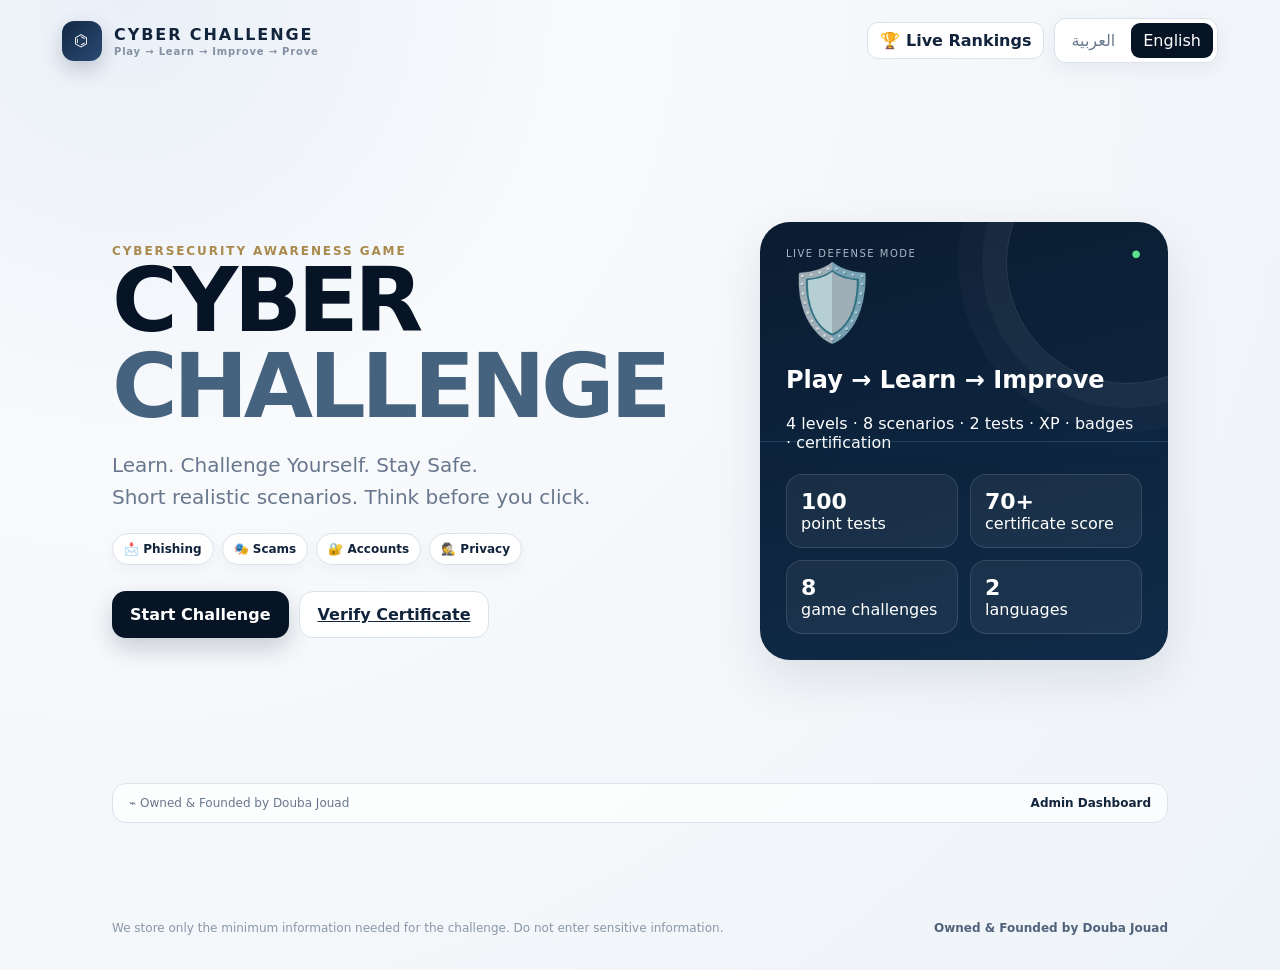
<file: index.html>
<!doctype html>
<html lang="en">
<head>
<meta charset="utf-8">
<meta name="viewport" content="width=device-width,initial-scale=1">
<meta name="description" content="Cyber Challenge — Play. Learn. Improve. Prove.">
<title>Cyber Challenge</title>
<link rel="stylesheet" href="styles.css">
<style>
/* Static build: hide scenario artwork while preserving the existing card layout. */
.scene{display:none!important}
.question-card .question,.challenge-card .question{font-size:clamp(1.35rem,2.2vw,2rem);line-height:1.55}
.choice{font-size:1.06rem;line-height:1.55}
.feedback-box{font-size:1.04rem;line-height:1.6}
@media print{
  @page{size:A4 landscape;margin:0}
  body{background:#fff!important}
  body>*{display:none!important}
  #app{display:block!important}
  .app-shell{display:block!important}
  .topbar,.footer,.certificate-header,.cert-actions{display:none!important}
  .certificate-page{display:flex!important;align-items:center!important;justify-content:center!important;min-height:100vh!important;padding:0!important}
  .cert-card{width:277mm!important;height:190mm!important;max-width:none!important;box-shadow:none!important;break-inside:avoid!important}
}
</style>
</head>
<body>
<div id="app"></div>
<script src="data.js"></script>
<script src="app.js"></script>
</body>
</html>
</file>
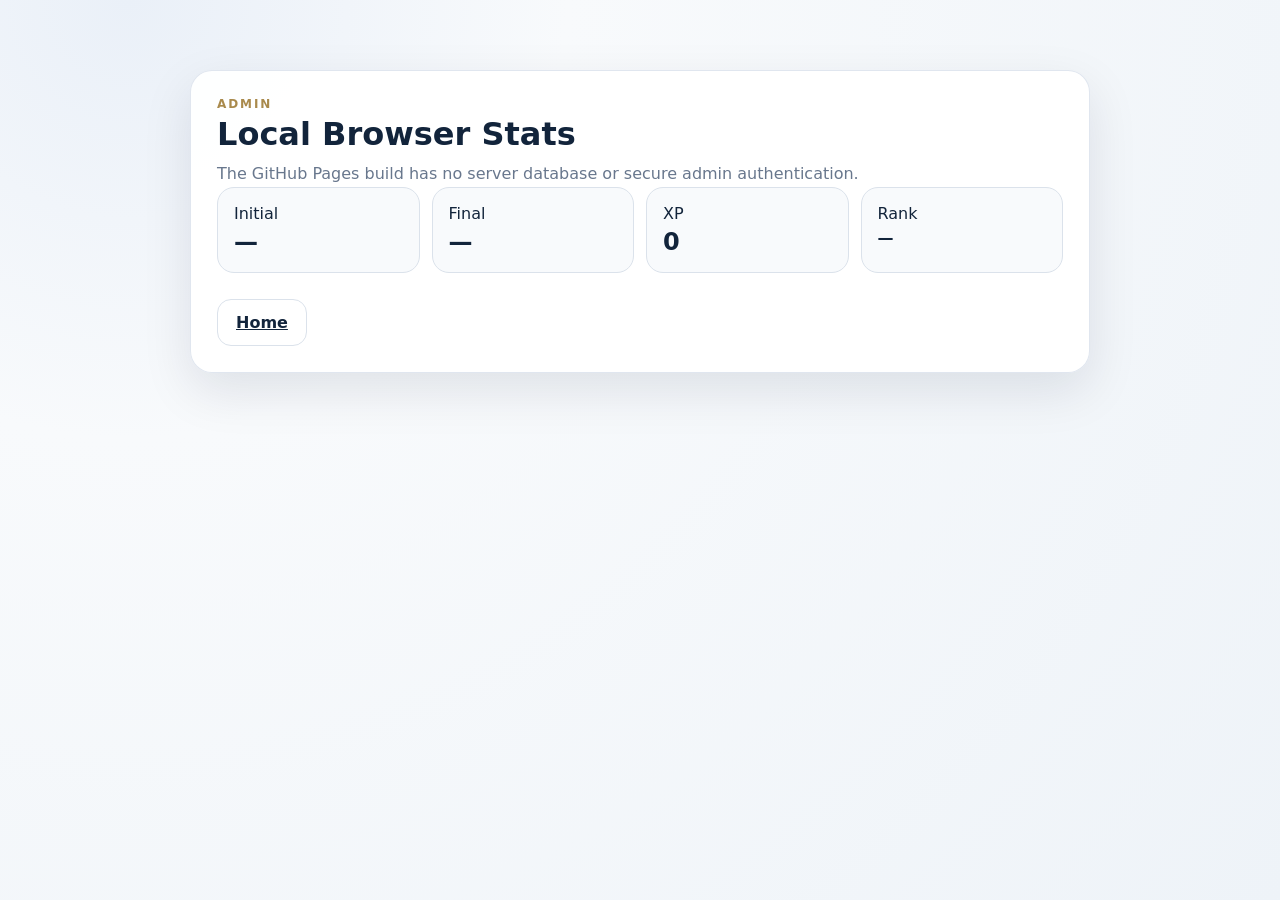
<file: admin.html>
<!doctype html><html lang="en"><head><meta charset="utf-8"><meta name="viewport" content="width=device-width,initial-scale=1"><title>Admin — Cyber Challenge</title><link rel="stylesheet" href="styles.css"></head><body><div id="app"></div><script>const p=(()=>{try{return JSON.parse(localStorage.getItem('cc_static_player')||'null')}catch{return null}})();const ar=(p?.language||localStorage.getItem('cc_lang'))==='ar';const app=document.getElementById('app');app.innerHTML=`<main class="page" style="min-height:100vh;padding-top:70px"><div class="card form-card" style="max-width:900px;margin:auto"><div class="eyebrow">${ar?'لوحة المشرف':'ADMIN'}</div><h1 class="section-title">${ar?'إحصاءات هذا المتصفح':'Local Browser Stats'}</h1><p class="section-subtitle">${ar?'هذه النسخة الثابتة لا تحتوي على قاعدة بيانات أو مصادقة خادم.':'The GitHub Pages build has no server database or secure admin authentication.'}</p><div class="stat-grid"><div class="stat">${ar?'الاختبار الأولي':'Initial'}<strong>${p?.initialScore??'—'}</strong></div><div class="stat">${ar?'الاختبار النهائي':'Final'}<strong>${p?.finalScore??'—'}</strong></div><div class="stat">XP<strong>${p?.xp??0}</strong></div><div class="stat">${ar?'الرتبة':'Rank'}<strong style="font-size:16px">${p?.rank||'—'}</strong></div></div><div class="cta"><a class="btn btn-secondary" href="index.html">${ar?'الرئيسية':'Home'}</a></div></div></main>`;</script></body></html>
</file>
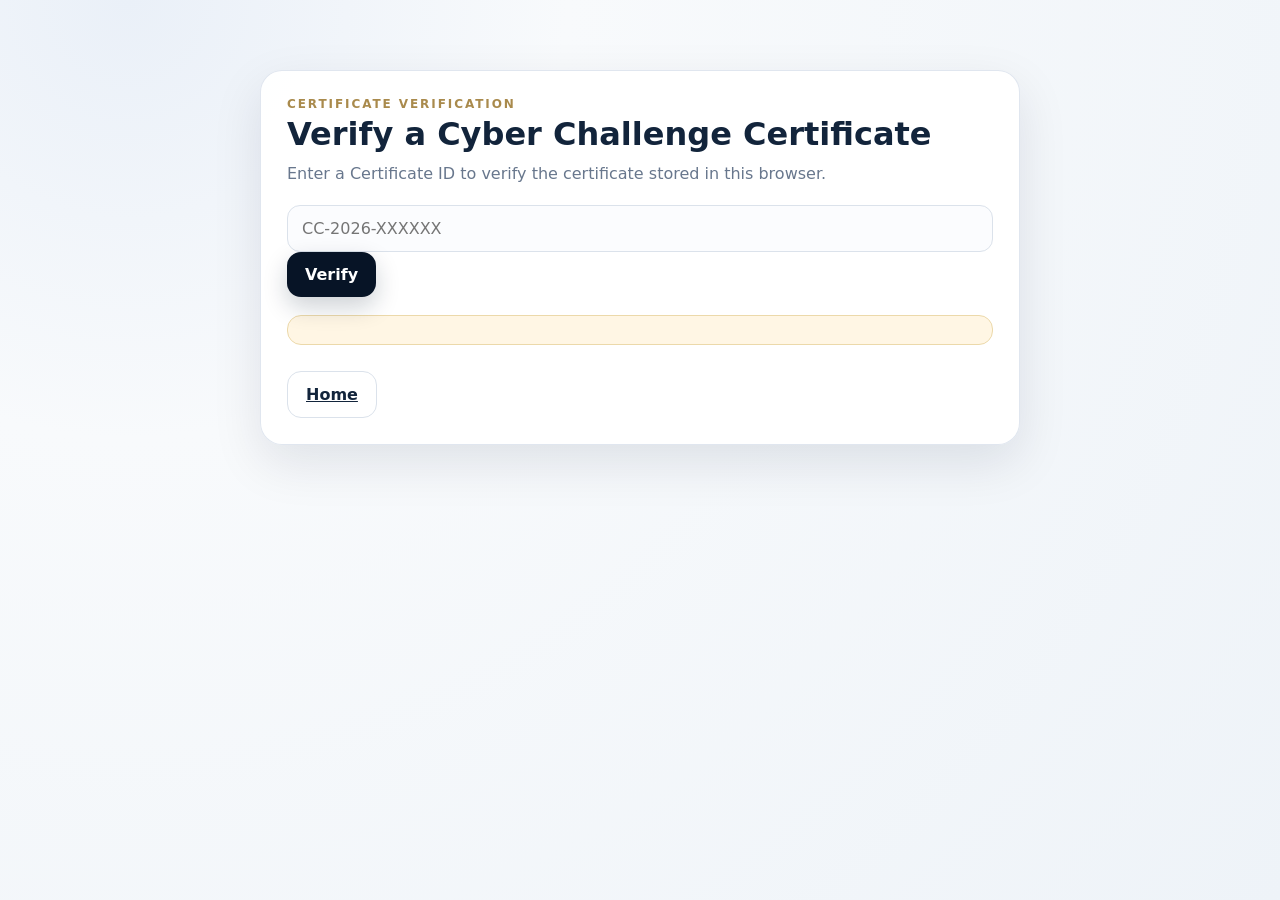
<file: verify.html>
<!doctype html><html lang="en"><head><meta charset="utf-8"><meta name="viewport" content="width=device-width,initial-scale=1"><title>Verify Certificate — Cyber Challenge</title><link rel="stylesheet" href="styles.css"></head><body><div id="verifyApp"></div><script src="data.js"></script><script src="verify.js"></script></body></html>
</file>
<file: styles.css>
:root{--navy:#071426;--navy2:#0d1d33;--ink:#12243b;--muted:#68778d;--gold:#a98a4c;--green:#2f9962;--red:#c75353;--paper:#f6f8fb;--white:#fff;--line:#dbe2eb;--shadow:0 18px 50px rgba(8,24,46,.10);--radius:22px}*{box-sizing:border-box}html,body{margin:0;min-height:100%;font-family:Inter,ui-sans-serif,system-ui,-apple-system,BlinkMacSystemFont,"Segoe UI",sans-serif;color:var(--ink);background:radial-gradient(circle at 10% 0%,#eaf0f8 0,#f8fafc 30%,#eef3f8 100%)}body{overflow-x:hidden}button,input{font:inherit}.app-shell{min-height:100vh}.topbar{display:flex;align-items:center;justify-content:space-between;max-width:1200px;margin:0 auto;padding:18px 22px}.brand{display:flex;gap:12px;align-items:center;font-weight:800;letter-spacing:.12em}.brand-mark{width:40px;height:40px;border-radius:12px;background:linear-gradient(135deg,#132944,#2a4a73);display:grid;place-items:center;color:#fff;box-shadow:0 8px 20px rgba(9,27,49,.2)}.brand small{display:block;color:#8390a2;font-size:10px;letter-spacing:.08em;margin-top:2px}.lang-switch{display:flex;gap:4px;background:#fff;border:1px solid var(--line);padding:4px;border-radius:12px;box-shadow:0 6px 20px rgba(10,30,50,.06)}.lang-switch button{border:0;background:transparent;padding:8px 12px;border-radius:9px;cursor:pointer;color:var(--muted)}.lang-switch button.active{background:var(--navy);color:white}.page{max-width:1100px;margin:0 auto;padding:18px 22px 60px}.hero{display:grid;grid-template-columns:1.2fr .8fr;gap:36px;align-items:center;min-height:76vh}.hero-copy h1{font-size:clamp(46px,7vw,92px);line-height:.95;margin:0 0 16px;letter-spacing:-.05em;color:var(--navy)}.hero-copy h1 span{display:block;color:#45627f}.hero-copy p{font-size:20px;color:var(--muted);max-width:580px;line-height:1.6}.eyebrow{font-weight:800;color:var(--gold);text-transform:uppercase;letter-spacing:.16em;font-size:12px}.hero-card{background:linear-gradient(165deg,#0a1c31,#102b48);border-radius:30px;padding:26px;color:#fff;box-shadow:var(--shadow);position:relative;overflow:hidden}.hero-card:after{content:"";position:absolute;right:-80px;top:-80px;width:240px;height:240px;border:1px solid rgba(255,255,255,.12);border-radius:50%;box-shadow:0 0 0 24px rgba(255,255,255,.03),0 0 0 48px rgba(255,255,255,.025)}.shield{font-size:74px;opacity:.9}.hero-points{display:grid;grid-template-columns:1fr 1fr;gap:12px;margin-top:22px}.hero-points div{padding:14px;border:1px solid rgba(255,255,255,.12);border-radius:16px;background:rgba(255,255,255,.05)}.hero-points strong{display:block;font-size:22px}.cta{display:flex;gap:10px;flex-wrap:wrap;margin-top:26px}.btn{border:0;border-radius:14px;padding:13px 18px;cursor:pointer;font-weight:750;transition:.18s transform,.18s box-shadow,.18s background}.btn:hover{transform:translateY(-2px)}.btn-primary{background:var(--navy);color:#fff;box-shadow:0 10px 24px rgba(9,28,50,.2)}.btn-secondary{background:#fff;color:var(--ink);border:1px solid var(--line)}.btn-gold{background:var(--gold);color:#fff}.btn-danger{background:#f5dddd;color:#8e3030}.muted{color:var(--muted)}.card{background:rgba(255,255,255,.94);border:1px solid rgba(221,228,238,.9);border-radius:var(--radius);box-shadow:var(--shadow);padding:26px}.form-card{max-width:700px;margin:40px auto}.form-grid{display:grid;grid-template-columns:1fr 1fr;gap:16px}.field{display:grid;gap:8px}.field.full{grid-column:1/-1}.field label{font-weight:700;font-size:14px}.field input{border:1px solid var(--line);border-radius:13px;padding:13px 14px;background:#fbfcfe;outline:none}.field input:focus{border-color:#7d93ae;box-shadow:0 0 0 4px #e9eef5}.section-title{margin:4px 0 8px;font-size:32px}.section-subtitle{margin:0;color:var(--muted);line-height:1.6}.test-wrap{max-width:850px;margin:30px auto}.progress{height:8px;background:#e7ecf2;border-radius:999px;overflow:hidden}.progress>span{display:block;height:100%;background:linear-gradient(90deg,#102943,#7d9ab8);border-radius:inherit;transition:width .3s}.question-no{font-size:12px;font-weight:800;color:var(--gold);letter-spacing:.14em;text-transform:uppercase}.question{font-size:27px;line-height:1.35;margin:12px 0 20px}.choices{display:grid;gap:10px}.choice{display:flex;align-items:flex-start;gap:12px;padding:15px;border:1px solid var(--line);border-radius:15px;background:#fff;cursor:pointer;transition:.15s}.choice:hover{border-color:#a7b6c8;transform:translateY(-1px)}.choice input{margin-top:4px}.choice.selected{border-color:#587a9d;box-shadow:0 0 0 3px #e9f0f7;background:#fbfdff}.choice.correct{border-color:#75bb94;background:#edf9f2}.choice.wrong{border-color:#df9090;background:#fff4f4}.split{display:grid;grid-template-columns:1fr 1fr;gap:16px}.result{display:grid;gap:14px}.score-ring{width:150px;height:150px;border-radius:50%;display:grid;place-items:center;background:conic-gradient(#254768 0 65%,#e6ebf0 65%);position:relative}.score-ring:after{content:"";position:absolute;inset:12px;background:#fff;border-radius:50%}.score-ring .score{position:relative;z-index:1;font-size:34px;font-weight:850}.stat-grid{display:grid;grid-template-columns:repeat(4,1fr);gap:12px}.stat{padding:16px;border-radius:17px;background:#f8fafc;border:1px solid var(--line)}.stat strong{display:block;font-size:24px;margin-top:5px}.game-shell{max-width:1000px;margin:30px auto}.game-head{display:flex;gap:16px;justify-content:space-between;align-items:flex-start;margin-bottom:18px}.level-pill{display:inline-flex;align-items:center;gap:7px;padding:8px 11px;border-radius:999px;background:#eaf0f6;color:#254665;font-size:12px;font-weight:800}.challenge-card{max-width:820px;margin:22px auto}.evidence-grid{display:grid;grid-template-columns:1fr 1fr;gap:12px}.evidence{border:1px solid var(--line);border-radius:16px;padding:16px;background:#fff;cursor:pointer}.evidence.selected{border-color:#597797;background:#eef4f9}.order-list{display:grid;gap:10px}.order-row{display:flex;justify-content:space-between;align-items:center;padding:13px 14px;border:1px solid var(--line);border-radius:14px;background:#fff}.order-actions{display:flex;gap:5px}.mini{border:1px solid var(--line);background:#fff;border-radius:8px;padding:5px 8px;cursor:pointer}.xp-pop{position:fixed;right:24px;top:88px;font-size:26px;font-weight:900;color:#b18539;animation:float .9s ease forwards;z-index:50}@keyframes float{0%{transform:translateY(15px);opacity:0}20%{opacity:1}100%{transform:translateY(-35px);opacity:0}}.unlock{display:flex;gap:10px;align-items:center;padding:14px;border-radius:16px;background:#eef8f2;border:1px solid #cfe9da}.badge-row{display:flex;gap:8px;flex-wrap:wrap}.badge{padding:8px 10px;border-radius:999px;background:#f5efdf;border:1px solid #eadbb5;color:#6f5722;font-size:12px;font-weight:800}.cert-preview{background:#fff;border:1px solid var(--line);border-radius:18px;padding:10px}.cert-preview img{display:block;width:100%;border-radius:12px}.verify-box{max-width:650px;margin:70px auto;text-align:center}.success{color:#267b4a}.danger{color:#a23b3b}.footer{max-width:1100px;margin:0 auto;padding:10px 22px 35px;color:#8a97a7;font-size:12px}.admin{max-width:1200px;margin:0 auto;padding:20px 22px 60px}.admin-login{max-width:420px;margin:80px auto}.admin-top{display:flex;justify-content:space-between;align-items:center;margin-bottom:18px}.table-wrap{overflow:auto;border-radius:18px;border:1px solid var(--line)}table{width:100%;border-collapse:collapse;background:#fff}th,td{padding:12px 10px;border-bottom:1px solid #edf0f4;text-align:left;font-size:13px;white-space:nowrap}th{background:#f6f8fb;color:#5e6c7d;position:sticky;top:0}.ltr{text-align:left}.rtl{text-align:right;direction:rtl}.rtl .topbar,.rtl .hero,.rtl .game-head,.rtl .admin-top{direction:rtl}.rtl table{text-align:right}.notice{padding:14px 16px;border-radius:14px;background:#fff6e4;border:1px solid #ecd9aa;color:#6e5526}.backdrop{min-height:100vh}.hidden{display:none!important}@media(max-width:850px){.hero{grid-template-columns:1fr;min-height:auto;padding-top:28px}.hero-card{max-width:640px}.split,.form-grid,.evidence-grid{grid-template-columns:1fr}.stat-grid{grid-template-columns:1fr 1fr}.game-head{flex-direction:column}.hero-copy h1{font-size:54px}}@media(max-width:520px){.topbar{padding:14px 14px}.page,.admin{padding-left:14px;padding-right:14px}.card{padding:19px}.hero-copy p{font-size:17px}.question{font-size:22px}.stat-grid{grid-template-columns:1fr 1fr}.hero-points{grid-template-columns:1fr}.btn{width:100%}.cta{display:grid}}

/* Cyber Challenge upgrade: game effects, realistic scenes, country UI and live rankings */
.top-actions{display:flex;gap:10px;align-items:center}.nav-link{border:1px solid var(--line);background:#fff;border-radius:11px;padding:8px 12px;color:var(--ink);cursor:pointer;font-weight:750}.nav-link.active{background:var(--navy);color:#fff}.footer{display:flex;justify-content:space-between;gap:16px;flex-wrap:wrap}.footer strong{color:#50627a}.hero-badges{display:flex;flex-wrap:wrap;gap:8px;margin-top:18px}.hero-badges span{padding:8px 11px;border-radius:999px;background:#fff;border:1px solid var(--line);box-shadow:0 6px 16px rgba(10,30,50,.04);font-size:12px;font-weight:800}.hud{display:flex;justify-content:space-between;font-size:10px;letter-spacing:.15em;color:#aab8c8}.hud span:last-child{color:#5be08b}.scanline{position:absolute;left:0;right:0;top:50%;height:1px;background:rgba(114,181,255,.18);box-shadow:0 0 22px rgba(114,181,255,.35);animation:scan 2.8s linear infinite}@keyframes scan{0%{transform:translateY(-150px)}100%{transform:translateY(220px)}}.owner-strip{display:flex;justify-content:space-between;align-items:center;max-width:1100px;margin:0 auto 28px;padding:12px 16px;border:1px solid var(--line);border-radius:14px;background:rgba(255,255,255,.72);font-size:12px;color:var(--muted)}.owner-strip a{color:var(--ink);font-weight:800;text-decoration:none}.field select{border:1px solid var(--line);border-radius:13px;padding:13px 14px;background:#fbfcfe;outline:none}.field select:focus{border-color:#7d93ae;box-shadow:0 0 0 4px #e9eef5}.question-card{max-width:880px}.scene{border-radius:18px;border:1px solid #d9e1ea;background:#f9fbfd;overflow:hidden;box-shadow:inset 0 1px 0 rgba(255,255,255,.8);margin:18px 0}.scene-top{display:flex;align-items:center;justify-content:space-between;padding:10px 14px;background:#ecf2f8;border-bottom:1px solid #dce4ec;font-size:13px;color:#50627a}.scene-top strong{color:#213852}.phone-ui{max-width:560px;margin-inline:auto;background:#e6eef2}.chat-body{padding:18px;display:grid;gap:10px;min-height:180px;background:linear-gradient(180deg,#e9f4f5,#dce9ed)}.bubble{max-width:80%;padding:11px 13px;border-radius:15px;background:#fff;box-shadow:0 5px 12px rgba(20,40,60,.06);font-size:13px;line-height:1.45}.bubble.other{justify-self:start}.bubble.me{justify-self:end;background:#e7f8ef}.bubble.small{font-size:12px;color:#5e6c7d}.browser-ui,.email-ui,.calendar-ui,.app-ui,.bank-ui{max-width:700px;margin-inline:auto}.urlbar{margin:12px;border:1px solid #d6dee8;background:#fff;border-radius:10px;padding:9px 12px;font-family:ui-monospace,monospace;font-size:12px;color:#50627a}.browser-card{padding:24px;display:grid;place-items:center;gap:7px;text-align:center;background:#fff;margin:12px;border-radius:14px;border:1px solid #e3e9f0}.browser-card small{color:#7a8797}.mini-logo{width:42px;height:42px;border-radius:12px;background:#0b2442;color:#fff;display:grid;place-items:center}.mail-line{padding:12px 14px;background:#fff;display:grid;gap:4px}.mail-line small{color:#788597}.mail-body{padding:16px;background:#f9fbfd;min-height:80px;color:#58697d;font-size:13px}.fake-link{margin:12px;border:1px dashed #cfae66;background:#fff7e8;border-radius:10px;padding:11px;font-family:ui-monospace,monospace;text-align:left;color:#73541c;overflow:auto}.perm-row,.bank-row{display:flex;justify-content:space-between;padding:13px 16px;background:#fff;border-bottom:1px solid #edf0f4;font-size:13px}.perm-row b{color:#2f9962}.muted-row{background:#f8fafc;color:#67778a}.balance{font-size:32px;font-weight:850;padding:20px 18px;color:#102b4d}.bank-alert{margin:0 18px 12px;padding:12px;border-radius:12px;background:#fff5e3;border:1px solid #ead5a5;color:#6a531d;font-size:13px}.calendar-event{padding:14px 16px;display:grid;gap:4px;background:#fff;border-bottom:1px solid #edf0f4}.calendar-event.warning{background:#fff8ef}.evidence{display:flex;align-items:flex-start;gap:10px}.evidence>span{width:28px;height:28px;border-radius:9px;display:grid;place-items:center;background:#edf2f7;font-weight:800;color:#4d6078}.feedback-box{margin-top:16px;padding:18px;border-radius:16px;border:1px solid var(--line)}.feedback-box.ok{background:#eef9f2;border-color:#cce6d7}.feedback-box.bad{background:#fff2f2;border-color:#edcccc}.feedback-head{display:flex;justify-content:space-between;gap:10px;align-items:center}.feedback-head span{font-weight:850;color:#a97f33}.final-note{margin:16px 0;padding:12px 14px;border-radius:12px;background:#f6f8fb;border:1px solid var(--line);font-size:13px;color:#647287}.saved-toast{position:fixed;left:50%;bottom:25px;transform:translateX(-50%);padding:10px 16px;border-radius:999px;background:#0b2442;color:#fff;font-weight:800;box-shadow:0 12px 30px rgba(8,24,46,.24);z-index:100}.screen-shake{animation:shake .38s linear}@keyframes shake{0%,100%{transform:translateX(0)}20%{transform:translateX(-7px)}40%{transform:translateX(7px)}60%{transform:translateX(-5px)}80%{transform:translateX(4px)}}.fx-overlay{position:fixed;inset:0;z-index:200;pointer-events:none;display:grid;place-items:center;background:rgba(3,12,25,0);opacity:0;transition:opacity .15s}.fx-overlay.show{opacity:1;background:rgba(3,12,25,.12)}.fx-grid{position:absolute;inset:0;background-image:linear-gradient(rgba(70,110,160,.12) 1px,transparent 1px),linear-gradient(90deg,rgba(70,110,160,.12) 1px,transparent 1px);background-size:24px 24px;animation:glitchgrid .5s linear infinite}.fx-core{position:relative;width:110px;height:110px;border-radius:50%;display:grid;place-items:center;font-size:56px;background:rgba(255,255,255,.92);box-shadow:0 0 0 1px rgba(255,255,255,.7),0 0 60px rgba(73,147,223,.4)}.fx-text{position:relative;margin-top:180px;font-weight:950;letter-spacing:.22em;text-transform:uppercase;color:#0a2440;text-shadow:0 2px #fff}@keyframes glitchgrid{50%{transform:translate(4px,-2px)}}.fx-hack .fx-core{box-shadow:0 0 0 2px #b84b4b,0 0 50px rgba(188,55,55,.5);animation:dangerPulse .2s infinite alternate}.fx-hack .fx-text{color:#9d2f2f}.fx-secure .fx-core{box-shadow:0 0 0 2px #3eaa6c,0 0 60px rgba(62,170,108,.45);animation:securePulse .45s ease}.fx-secure .fx-text{color:#2c8e59}@keyframes dangerPulse{to{transform:rotate(2deg) scale(1.04)}}@keyframes securePulse{0%{transform:scale(.8)}70%{transform:scale(1.08)}100%{transform:scale(1)}}.certificate-page{max-width:1120px;margin:28px auto}.certificate-header{display:flex;justify-content:space-between;align-items:end;gap:18px;margin-bottom:18px}.cert-pill{padding:9px 12px;border-radius:999px;background:#f2f5f8;border:1px solid var(--line);font-family:ui-monospace,monospace;font-size:12px}.cert-card{position:relative;overflow:hidden;background:linear-gradient(145deg,#fbfcfd,#eef3f7);border-radius:28px;padding:32px 42px 28px;border:8px solid #0a1d36;box-shadow:0 24px 70px rgba(7,20,38,.18);text-align:center}.cert-card:before{content:"";position:absolute;inset:10px;border:2px solid #b99145;border-radius:18px;pointer-events:none}.cert-glow{position:absolute;width:280px;height:280px;border-radius:50%;right:-120px;top:-120px;border:1px solid rgba(12,38,65,.14);box-shadow:0 0 0 28px rgba(12,38,65,.035),0 0 0 56px rgba(12,38,65,.025)}.cert-brand{position:relative;display:flex;gap:12px;align-items:center;text-align:left;width:max-content}.shield-mini{width:46px;height:46px;border-radius:14px;background:#102b4d;color:#fff;display:grid;place-items:center}.cert-brand b{display:block;font-size:17px;color:#0b2442;letter-spacing:.12em}.cert-brand small{display:block;color:#b28a47;font-weight:750}.cert-title{position:relative;margin-top:10px;font-size:clamp(42px,7vw,82px);font-weight:900;letter-spacing:.10em;color:#0b1d35;line-height:.95}.cert-sub{color:#b99145;letter-spacing:.35em;font-size:18px}.cert-presented{margin-top:38px;font-size:13px;letter-spacing:.16em;color:#53657c}.cert-name{margin:14px auto;font-family:'Noto Naskh Arabic',Georgia,serif;font-size:clamp(38px,5vw,65px);color:#0d2848;font-weight:600}.cert-desc{max-width:760px;margin:0 auto;color:#58697d;line-height:1.55}.cert-metrics{position:relative;display:grid;grid-template-columns:repeat(4,1fr);gap:1px;margin:28px auto 18px;max-width:940px;border:1px solid #d8e0e8;border-radius:15px;overflow:hidden;background:#d8e0e8}.cert-metrics>div{background:#fff;padding:16px}.cert-metrics span,.cert-details span{display:block;color:#708096;font-size:11px;font-weight:800;letter-spacing:.08em;text-transform:uppercase}.cert-metrics b{display:block;margin-top:6px;color:#0f2a49;font-size:25px}.cert-metrics b.positive{color:#2f9962}.cert-details{position:relative;display:grid;grid-template-columns:repeat(4,1fr);gap:12px;background:#fbfcfe;border:1px solid #d8e0e8;border-radius:15px;padding:14px;text-align:left}.cert-details b{display:block;margin-top:4px;color:#122b48;font-size:13px}.cert-bottom{position:relative;display:flex;justify-content:space-between;gap:20px;align-items:end;margin-top:24px;padding:0 8px}.cert-sign{display:grid;gap:4px}.cert-sign em{font-family:cursive;font-size:30px;color:#0f2a49}.cert-sign span{font-size:11px;color:#68778d}.cert-verify{font-family:ui-monospace,monospace;font-size:10px;color:#68778d;border:1px dashed #c7d1dc;padding:10px 12px;border-radius:10px}.cert-actions{justify-content:center}.rankings-page{max-width:1100px;margin:28px auto}.rankings-hero{display:flex;justify-content:space-between;align-items:end;gap:20px;margin-bottom:18px}.live-dot{padding:9px 12px;border-radius:999px;background:#eaf8ef;border:1px solid #cde7d7;color:#267b4a;font-size:12px;font-weight:900}.rankings-grid{display:grid;grid-template-columns:repeat(3,1fr);gap:16px}.rank-card{background:#fff;border:1px solid var(--line);border-radius:20px;box-shadow:var(--shadow);overflow:hidden}.rank-card.full{grid-column:1/-1}.rank-card-head{display:flex;justify-content:space-between;align-items:center;padding:16px 18px;border-bottom:1px solid #edf0f4}.rank-card-head h3{margin:0;font-size:17px}.rank-card-head span{font-size:10px;font-weight:900;letter-spacing:.12em;color:#af8745}.rank-row{display:grid;grid-template-columns:38px 1fr auto;gap:10px;align-items:center;padding:13px 16px;border-bottom:1px solid #edf0f4}.rank-row:last-child{border-bottom:0}.rank-row.first{background:linear-gradient(90deg,#fff9ea,#fff)}.rank-pos{font-size:17px;font-weight:900;color:#51637a}.rank-person b{display:block;font-size:14px}.rank-person small{display:block;color:#8090a2;font-size:11px;margin-top:3px}.rank-title{font-size:10px;font-weight:850;color:#916d2f;text-align:right;max-width:140px}.empty-rank{padding:20px;color:#8a97a7;font-size:13px}.champions-grid{display:grid;grid-template-columns:repeat(2,1fr);gap:1px;background:#edf0f4}.champ-row{background:#fff;padding:12px 15px;display:grid;grid-template-columns:1fr auto;gap:4px}.champ-row span{font-size:12px;color:#647287}.champ-row b{font-size:12px}.champ-row small{grid-column:2;color:#8b98a9;text-align:right}.loading-card{grid-column:1/-1;padding:40px;text-align:center;background:#fff;border:1px solid var(--line);border-radius:18px}.ltr .rank-title{text-align:right}.rtl .rank-title{text-align:left}.rtl .cert-details{text-align:right}.rtl .cert-brand{direction:rtl;text-align:right;margin-left:auto}.rtl .cert-bottom{direction:rtl}.rtl .owner-strip,.rtl .footer{direction:rtl}@media(max-width:900px){.rankings-grid{grid-template-columns:1fr}.rank-card.full{grid-column:auto}.cert-metrics,.cert-details{grid-template-columns:1fr 1fr}.certificate-header,.rankings-hero{align-items:flex-start;flex-direction:column}.owner-strip{margin-left:14px;margin-right:14px}}@media(max-width:560px){.top-actions{gap:5px}.nav-link{padding:8px 9px;font-size:11px}.footer{padding-left:14px;padding-right:14px}.cert-card{padding:25px 16px}.cert-metrics,.cert-details{grid-template-columns:1fr}.cert-bottom{flex-direction:column;align-items:center}.rank-row{grid-template-columns:30px 1fr}.rank-title{grid-column:2;text-align:left!important}.champions-grid{grid-template-columns:1fr}.phone-ui{max-width:none}.scene{margin-left:0;margin-right:0}.form-grid{grid-template-columns:1fr}.field.full{grid-column:auto}}
.chat-meta{padding:8px 14px;background:#f5f8fa;color:#76879a;font-size:11px;border-bottom:1px solid #dbe3ea}.call-card{display:flex;align-items:center;gap:12px;padding:16px;background:#fff;border-bottom:1px solid #e4eaf0}.caller-avatar{width:44px;height:44px;border-radius:50%;display:grid;place-items:center;background:#e9eef5;color:#17324f;font-weight:900}.call-card small{display:block;color:#7e8b9a;margin-top:2px}.call-script{display:grid;gap:8px;padding:16px;background:#f8fbfd;color:#465a70;font-size:13px;line-height:1.5}.call-script em{font-size:11px;color:#9a6f2f}.video-grid{display:grid;grid-template-columns:1fr 1fr;gap:1px;background:#dce4eb}.video-person{min-height:175px;padding:18px;display:grid;align-content:end;gap:4px;background:linear-gradient(160deg,#162f4b,#233f5f);color:#fff}.video-person span{width:54px;height:54px;border-radius:50%;display:grid;place-items:center;background:#315477;margin-bottom:auto;font-weight:900}.video-person small{color:#c7d5e4}.muted-person{background:linear-gradient(160deg,#27384a,#4d6173)}.profile-card{display:flex;align-items:center;gap:12px;padding:18px;background:#fff}.avatar{width:48px;height:48px;border-radius:50%;display:grid;place-items:center;background:#102b4d;color:#fff;font-weight:900}.profile-card small{display:block;color:#7b8999;margin-top:4px}.profile-risk{margin:0 16px 16px;padding:12px;border:1px solid #ecd8b3;background:#fff8eb;border-radius:12px;color:#6d5728;font-size:12px}.profile-risk span{margin-right:7px}.rtl .profile-risk span{margin-right:0;margin-left:7px}.choices .choice input{position:absolute;opacity:0;pointer-events:none}.choices .choice{position:relative;padding:17px 18px}.choices .choice.selected{background:#f4f8fc}.choices .choice:hover{transform:none;box-shadow:0 4px 14px rgba(10,30,50,.05)}.evidence.selected>span{background:#dfeee5;color:#23764a}
@media(max-width:620px){.video-grid{grid-template-columns:1fr}.call-card,.profile-card{padding:14px}.scene{margin-top:14px}}

/* Realistic scenario visuals — content layer only; base site design remains unchanged. */
.realistic-device{background:linear-gradient(180deg,#0c1628,#111c2d);border:1px solid rgba(255,255,255,.10);border-radius:18px;overflow:hidden;box-shadow:0 18px 42px rgba(0,0,0,.24);color:#eef5ff;margin:16px auto;max-width:620px}.device-status{padding:8px 14px;font-size:11px;opacity:.75;border-bottom:1px solid rgba(255,255,255,.06)}
.realistic-device .scene-top{display:flex;align-items:center;justify-content:space-between;padding:14px 16px;background:rgba(255,255,255,.035);border-bottom:1px solid rgba(255,255,255,.07)}
.chat-meta{font-size:11px;padding:9px 16px;opacity:.72}.chat-body{padding:14px;min-height:180px;background:radial-gradient(circle at 20% 20%,rgba(38,214,161,.06),transparent 35%)}
.bubble{max-width:82%;padding:10px 12px;border-radius:14px;margin:8px 0;font-size:13px;line-height:1.55;background:#16263a}.bubble.me{margin-left:auto;background:#0e5e52}.bubble b{font-size:11px;opacity:.7}.login-card,.order-card,.mail-sheet,.doc-page,.permission-intro,.social-profile,.post-card,.wifi-network{margin:14px}.login-card{display:flex;flex-direction:column;gap:9px;padding:18px;border:1px solid rgba(255,255,255,.08);border-radius:14px;background:#0b1423}.login-card input{padding:11px;border-radius:9px;border:1px solid rgba(255,255,255,.1);background:#121f31;color:#fff}.fake-logo{width:40px;height:40px;border-radius:12px;display:grid;place-items:center;background:#1d334f;font-size:20px}.helper{font-size:12px;opacity:.72}.fake-action{border:0;border-radius:10px;padding:11px 14px;background:#167f68;color:#fff;font-weight:700;text-align:center}.fake-action.outline{background:transparent;border:1px solid rgba(255,255,255,.13)}.danger-action{background:#6f2d38}.urlbar{margin:10px 14px;padding:9px 11px;border-radius:10px;background:#08111f;color:#c8d5e8;font-size:12px;overflow:hidden;text-overflow:ellipsis}.order-card h3{margin:8px 0 12px}.route-line{display:flex;gap:8px;margin:16px 0}.route-line i{height:5px;flex:1;border-radius:999px;background:#2a5f74}.payment-alert,.security-alert,.doc-banner,.warning-strip{padding:12px;border-radius:10px;background:rgba(197,148,57,.13);border:1px solid rgba(197,148,57,.24);font-size:12px}.call-head{display:flex;flex-direction:column;align-items:center;gap:6px;padding:32px 16px}.caller-icon{width:64px;height:64px;border-radius:50%;display:grid;place-items:center;background:#203551;font-size:25px}.caller-icon+strong{font-size:18px}.caller-icon~small{opacity:.65}.call-buttons{display:flex;justify-content:center;gap:40px;padding:20px}.call-buttons button{width:48px;height:48px;border-radius:50%;border:0;background:#2d455f;color:#fff;font-size:20px}.call-buttons button:last-child{background:#197c62}.mail-header{padding:16px;border-bottom:1px solid rgba(255,255,255,.08)}.mail-header small,.doc-head small,.social-profile small,.permission-intro small{display:block;opacity:.65;margin-top:5px}.mail-sheet{background:#f5f7fa;color:#162235;border-radius:12px;padding:16px}.amount-line{display:flex;justify-content:space-between;gap:10px;align-items:center;margin:15px 0;padding:12px;border-radius:10px;background:#e8edf3}.amount-line span{font-size:23px;font-weight:800}.amount-line b{font-size:11px;color:#7a5a00}.security-real{padding-bottom:14px}.identity-box{margin:12px 14px;padding:12px;border-radius:10px;background:#101e31;border:1px solid rgba(255,255,255,.07)}.identity-box small{display:block;opacity:.65}.identity-box b{display:block;margin-top:4px;font-size:13px}.visual-row{display:flex;justify-content:space-between;align-items:center;padding:13px 15px;margin:8px 14px;border-radius:10px;background:rgba(255,255,255,.035);border:1px solid rgba(255,255,255,.06);font-size:12px}.visual-row b{opacity:.5}.permission-item,.form-line{display:flex;justify-content:space-between;align-items:center;margin:8px 14px;padding:12px;border-radius:10px;background:#101e31}.permission-item b,.form-line b{opacity:.5}.permission-intro{padding:14px;background:#0f2033;border-radius:12px}.social-profile{display:flex;align-items:center;gap:10px}.avatar-lg{width:42px;height:42px;border-radius:50%;display:grid;place-items:center;background:#27415f}.badge-check{margin-left:auto;color:#3dd49f}.post-card{padding:0 0 14px;overflow:hidden;border-radius:12px;background:#0f1b2c}.post-image{height:180px;display:grid;place-items:center;background:linear-gradient(135deg,#183352,#0c1828);font-size:16px}.post-caption{padding:12px;font-size:12px;opacity:.8}.form-real h3{padding:16px 16px 4px}.form-real>.fake-action{margin:14px}.doc-head{padding:14px 16px}.doc-banner{margin:0 14px 10px}.doc-page{min-height:140px;background:#fff;color:#1b2635;border-radius:8px;padding:18px}.doc-lines{height:70px;background:repeating-linear-gradient(to bottom,transparent 0 14px,#ccd5df 15px 16px)}.wifi-real{padding-bottom:15px}.wifi-network{padding:18px;text-align:center;background:#102338;border-radius:12px}.wifi-icon{font-size:34px}.wifi-bars{text-align:center;letter-spacing:4px;opacity:.7}.generic-card{margin:14px;padding:18px;border-radius:12px;background:#101e31}.generic-card p{opacity:.7}.share-from{padding:18px 16px}.share-from b,.share-from small{display:block}.cloud-prompt{margin:0 14px 12px;padding:18px;border-radius:12px;background:#102038;border:1px solid rgba(255,255,255,.06)}.cloud-real>.fake-action{margin:0 14px 14px}.permission-item span,.form-line span{max-width:86%}.scene .outline{margin:14px}.scene .scene-top strong{font-size:13px}
@media(max-width:640px){.realistic-device{border-radius:14px;margin:12px 0}.bubble{max-width:90%}.mail-sheet{padding:12px}.amount-line{flex-direction:column;align-items:flex-start}.scene-top{padding:11px 12px!important}}

/* Cross-platform country flags + navigation history */
.country-picker{position:relative}.country-trigger{width:100%;display:flex;justify-content:space-between;align-items:center;gap:10px;border:1px solid var(--line);border-radius:13px;padding:13px 14px;background:#fbfcfe;outline:none;cursor:pointer;color:var(--ink);text-align:inherit}.country-trigger:focus,.country-trigger.has-value{border-color:#7d93ae;box-shadow:0 0 0 4px #e9eef5}.country-trigger>span:first-child{display:flex;align-items:center;gap:10px;min-width:0}.country-placeholder{color:#7f8c9d}.country-menu{position:absolute;z-index:30;top:calc(100% + 8px);left:0;right:0;max-height:330px;overflow:auto;background:#fff;border:1px solid var(--line);border-radius:15px;box-shadow:0 18px 45px rgba(8,24,46,.16);padding:7px}.country-option{width:100%;display:grid;grid-template-columns:36px 1fr auto;align-items:center;gap:10px;border:0;background:#fff;padding:10px 11px;border-radius:10px;cursor:pointer;color:var(--ink);text-align:inherit}.country-option:hover{background:#f3f7fb}.country-option>span:nth-child(2){font-weight:650}.country-option small{color:#91a0af;font-size:10px;letter-spacing:.08em}.country-option-flag{display:flex;align-items:center;justify-content:center}.country-flag{width:28px;height:19px;object-fit:cover;border-radius:3px;box-shadow:0 0 0 1px rgba(16,36,60,.10)}.country-flag-fallback{font-size:18px;line-height:1}.rank-person small,.champ-row span{display:flex;align-items:center;gap:6px}.rank-person .country-flag,.champ-row .country-flag{width:22px;height:15px}.cert-details .country-flag{vertical-align:middle;margin-inline-end:5px}.back-link{display:inline-flex;align-items:center;gap:5px}.rtl .back-link{flex-direction:row-reverse}@media(max-width:560px){.country-menu{max-height:280px}.country-option{grid-template-columns:30px 1fr auto;padding:9px}.country-flag{width:24px;height:16px}.country-trigger{padding:12px 13px}}

/* Cross-platform polish: local flags + stable navigation */
.country-flag{display:inline-block;flex:0 0 auto;width:28px;height:19px;object-fit:cover;border-radius:3px;vertical-align:middle;background:#eef2f6}
.country-trigger .country-flag{margin-inline-end:2px}
.country-menu[hidden]{display:none!important}
.country-option{min-height:40px}
.nav-link{user-select:none}
.back-link{cursor:pointer}
</file>
